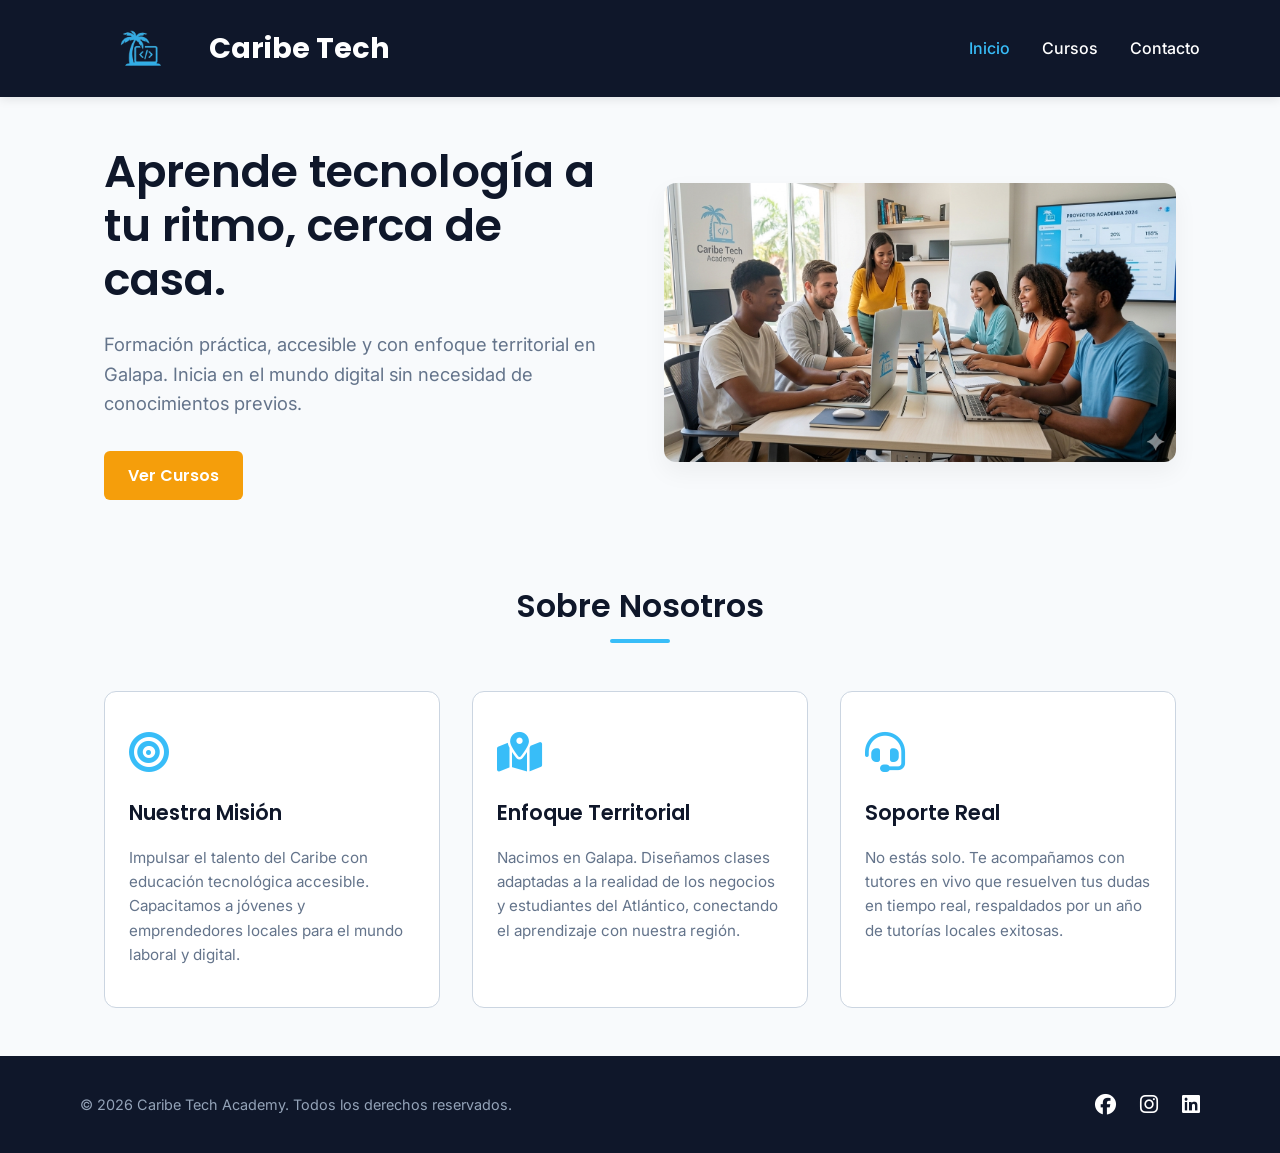
<file: index.html>
<!DOCTYPE html>
<html lang="es">
<head>
    <meta charset="UTF-8">
    <meta name="viewport" content="width=device-width, initial-scale=1.0">
    <title>Caribe Tech Academy | Inicio</title>
    <link rel="stylesheet" href="https://cdnjs.cloudflare.com/ajax/libs/font-awesome/6.5.1/css/all.min.css">
    <link rel="stylesheet" href="styles.css">
</head>
<body>

    <header class="main-header">
        <nav class="nav-container">
            <a href="index.html" class="logo-link">
                <img src="logo.png" alt="Caribe Tech Academy Logo" class="logo-img">
                <span>Caribe Tech</span>
            </a>
            <ul class="nav-menu">
                <li><a href="index.html" class="active">Inicio</a></li>
                <li><a href="cursos.html">Cursos</a></li>
                <li><a href="contacto.html">Contacto</a></li>
            </ul>
        </nav>
    </header>

    <main class="main-content">
        <section class="hero-section">
            <div class="hero-text">
                <h1>Aprende tecnología a tu ritmo, cerca de casa.</h1>
                <p>Formación práctica, accesible y con enfoque territorial en Galapa. Inicia en el mundo digital sin necesidad de conocimientos previos.</p>
                <a href="cursos.html" class="btn-primary">Ver Cursos</a>
            </div>
            <div class="hero-image-container">
                <img src="personas-computadores.jpg" alt="Estudiantes en el aula de Caribe Tech Academy" class="hero-img">
            </div>
        </section>

        <section class="about-section">
            <h2>Sobre Nosotros</h2>
            <div class="about-grid">
                <div class="about-card">
                    <i class="fa-solid fa-bullseye"></i>
                    <h3>Nuestra Misión</h3>
                    <p>Impulsar el talento del Caribe con educación tecnológica accesible. Capacitamos a jóvenes y emprendedores locales para el mundo laboral y digital.</p>
                </div>
                <div class="about-card">
                    <i class="fa-solid fa-map-location-dot"></i>
                    <h3>Enfoque Territorial</h3>
                    <p>Nacimos en Galapa. Diseñamos clases adaptadas a la realidad de los negocios y estudiantes del Atlántico, conectando el aprendizaje con nuestra región.</p>
                </div>
                <div class="about-card">
                    <i class="fa-solid fa-headset"></i>
                    <h3>Soporte Real</h3>
                    <p>No estás solo. Te acompañamos con tutores en vivo que resuelven tus dudas en tiempo real, respaldados por un año de tutorías locales exitosas.</p>
                </div>
            </div>
        </section>
    </main>

    <footer class="main-footer">
        <div class="footer-container">
            <p class="footer-copy">&copy; 2026 Caribe Tech Academy. Todos los derechos reservados.</p>
            <div class="footer-socials">
                <a href="https://facebook.com" target="_blank" rel="noopener"><i class="fa-brands fa-facebook"></i></a>
                <a href="https://instagram.com" target="_blank" rel="noopener"><i class="fa-brands fa-instagram"></i></a>
                <a href="https://linkedin.com" target="_blank" rel="noopener"><i class="fa-brands fa-linkedin"></i></a>
            </div>
        </div>
    </footer>

</body>
</html>
</file>
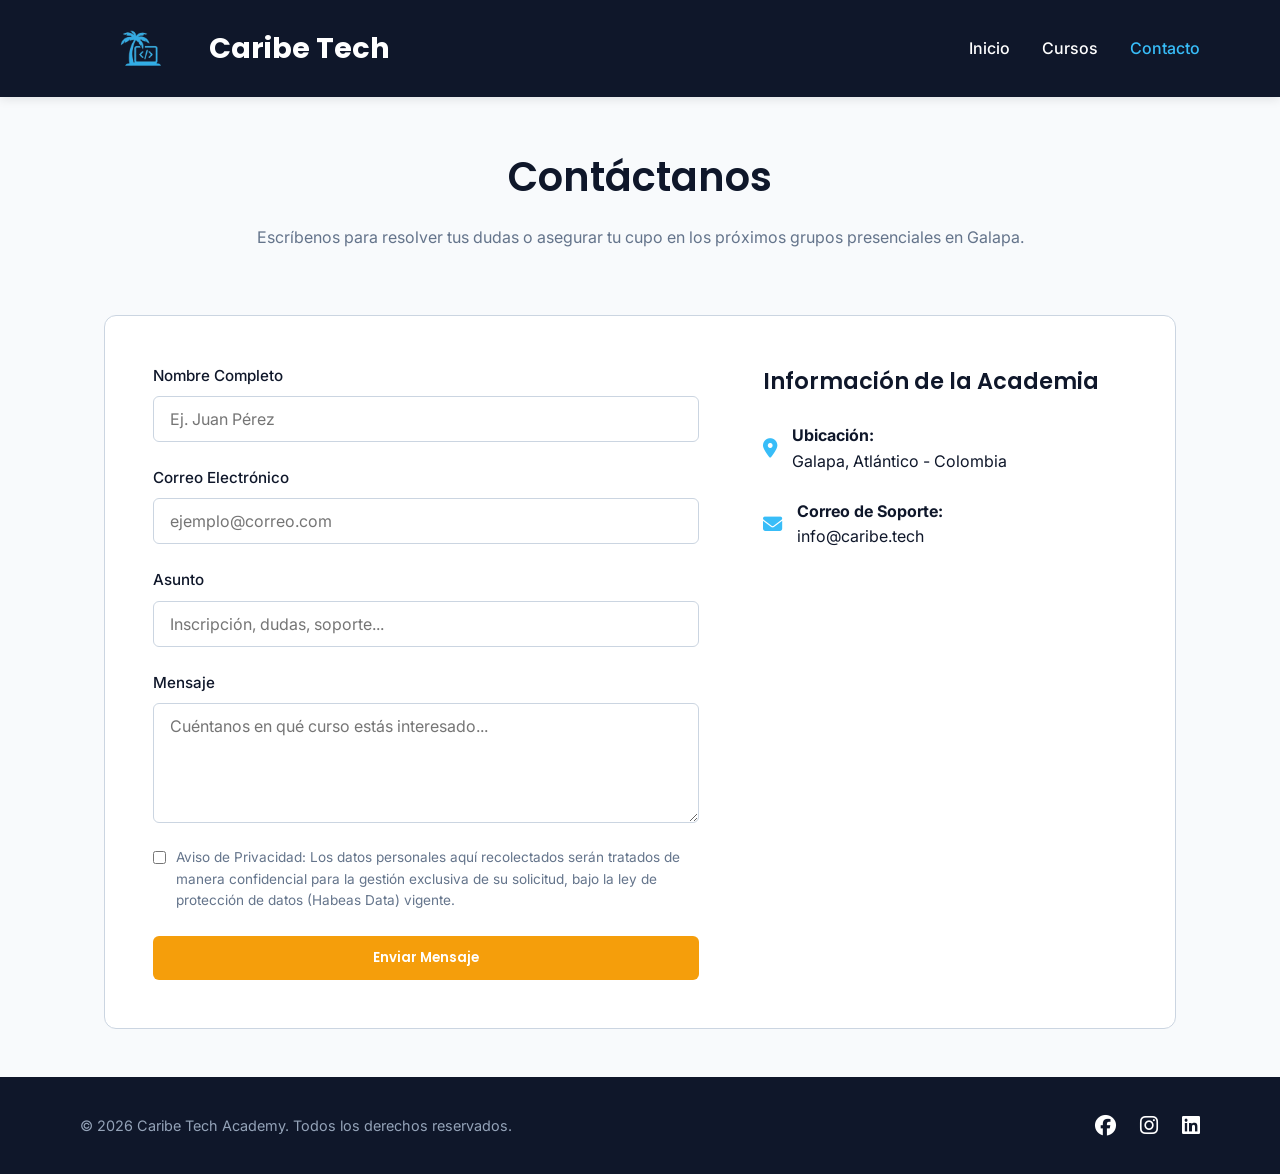
<file: contacto.html>
<!DOCTYPE html>
<html lang="es">
<head>
    <meta charset="UTF-8">
    <meta name="viewport" content="width=device-width, initial-scale=1.0">
    <title>Contacto | Caribe Tech Academy</title>
    <link rel="stylesheet" href="https://cdnjs.cloudflare.com/ajax/libs/font-awesome/6.5.1/css/all.min.css">
    <link rel="stylesheet" href="styles.css">
</head>
<body>

    <header class="main-header">
        <nav class="nav-container">
            <a href="index.html" class="logo-link">
                <img src="logo.png" alt="Logo de Caribe Tech Academy con una palmera azul y una laptop" class="logo-img">
                <span>Caribe Tech</span>
            </a>
            <ul class="nav-menu">
                <li><a href="index.html">Inicio</a></li>
                <li><a href="cursos.html">Cursos</a></li>
                <li><a href="contacto.html" class="active">Contacto</a></li>
            </ul>
        </nav>
    </header>

    <main class="main-content">
        <h1 class="page-title">Contáctanos</h1>
        <p class="page-subtitle">Escríbenos para resolver tus dudas o asegurar tu cupo en los próximos grupos presenciales en Galapa.</p>

        <div class="contact-container">
            
            <form action="https://formspree.io/f/maqkovok" method="POST" class="contact-form">
                
                <div class="form-group">
                    <label for="nombre">Nombre Completo</label>
                    <input type="text" id="nombre" name="name" class="form-control" placeholder="Ej. Juan Pérez" required>
                </div>

                <div class="form-group">
                    <label for="correo">Correo Electrónico</label>
                    <input type="email" id="correo" name="email" class="form-control" placeholder="ejemplo@correo.com" required>
                </div>

                <div class="form-group">
                    <label for="asunto">Asunto</label>
                    <input type="text" id="asunto" name="subject" class="form-control" placeholder="Inscripción, dudas, soporte..." required>
                </div>

                <div class="form-group">
                    <label for="mensaje">Mensaje</label>
                    <textarea id="mensaje" name="message" class="form-control" placeholder="Cuéntanos en qué curso estás interesado..." required></textarea>
                </div>

                <div class="privacy-group">
                    <input type="checkbox" id="habeas-data" required>
                    <label for="habeas-data" class="privacy-text">
                        Aviso de Privacidad: Los datos personales aquí recolectados serán tratados de manera confidencial para la gestión exclusiva de su solicitud, bajo la ley de protección de datos (Habeas Data) vigente.
                    </label>
                </div>

                <button type="submit" class="btn-primary">Enviar Mensaje</button>
            </form>

            <div class="info-box">
                <h3>Información de la Academia</h3>
                <div class="info-item">
                    <i class="fa-solid fa-location-dot" aria-hidden="true"></i>
                    <div>
                        <p><strong>Ubicación:</strong></p>
                        <p>Galapa, Atlántico - Colombia</p>
                    </div>
                </div>
                <div class="info-item">
                    <i class="fa-solid fa-envelope" aria-hidden="true"></i>
                    <div>
                        <p><strong>Correo de Soporte:</strong></p>
                        <p>info@caribe.tech</p>
                    </div>
                </div>
            </div>
        </div>
    </main>

    <footer class="main-footer">
        <div class="footer-container">
            <p class="footer-copy">&copy; 2026 Caribe Tech Academy. Todos los derechos reservados.</p>
            <div class="footer-socials">
                <a href="https://facebook.com" target="_blank" rel="noopener" aria-label="Visitar Facebook de la academia"><i class="fa-brands fa-facebook" aria-hidden="true"></i></a>
                <a href="https://instagram.com" target="_blank" rel="noopener" aria-label="Visitar Instagram de la academia"><i class="fa-brands fa-instagram" aria-hidden="true"></i></a>
                <a href="https://linkedin.com" target="_blank" rel="noopener" aria-label="Visitar LinkedIn de la academia"><i class="fa-brands fa-linkedin" aria-hidden="true"></i></a>
            </div>
        </div>
    </footer>

</body>
</html>
</file>
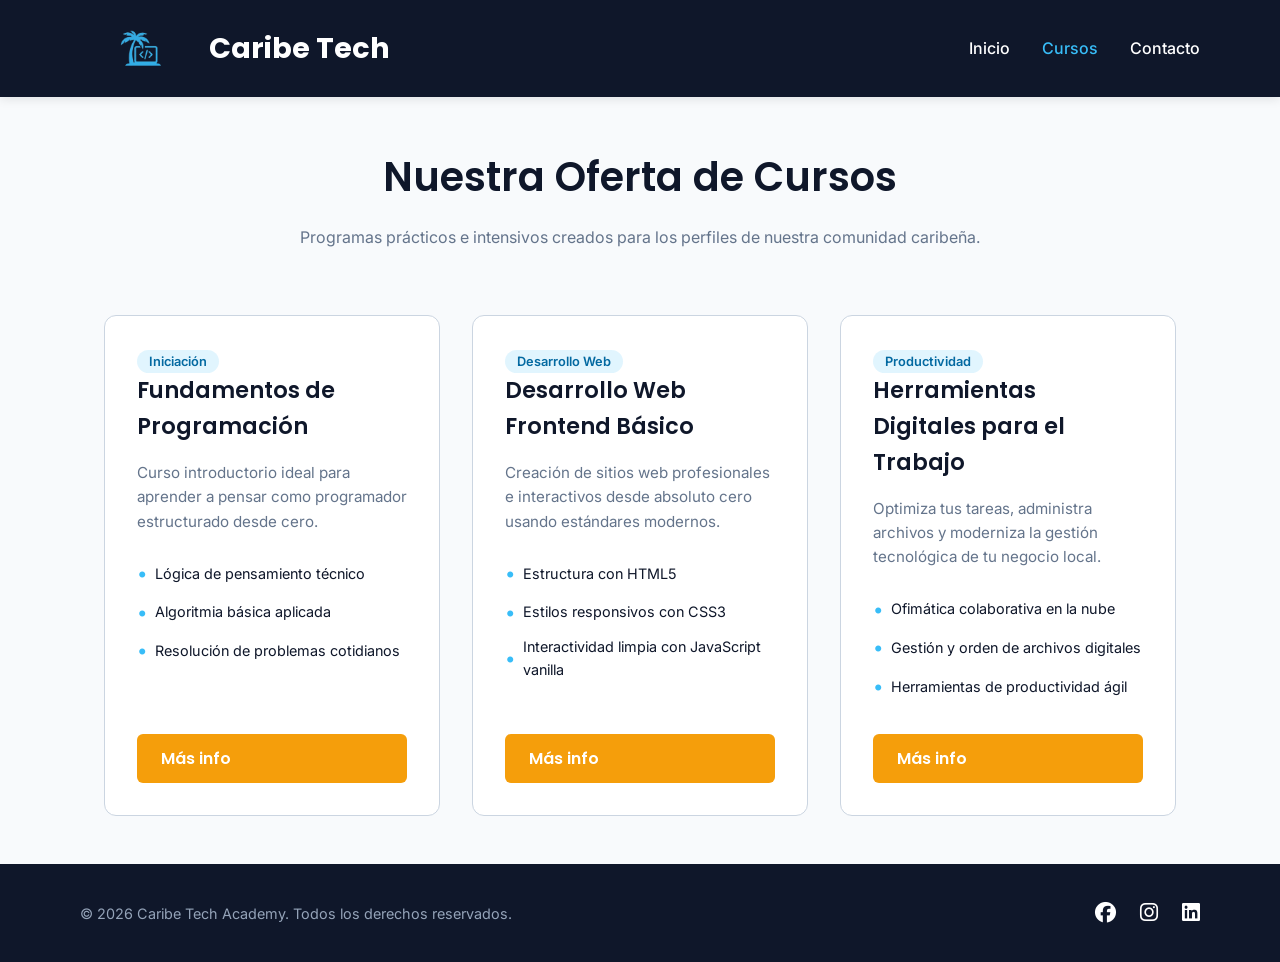
<file: cursos.html>
<!DOCTYPE html>
<html lang="es">
<head>
    <meta charset="UTF-8">
    <meta name="viewport" content="width=device-width, initial-scale=1.0">
    <title>Nuestros Cursos | Caribe Tech Academy</title>
    <link rel="stylesheet" href="https://cdnjs.cloudflare.com/ajax/libs/font-awesome/6.5.1/css/all.min.css">
    <link rel="stylesheet" href="styles.css">
</head>
<body>

    <header class="main-header">
        <nav class="nav-container">
            <a href="index.html" class="logo-link">
                <img src="logo.png" alt="Caribe Tech Academy Logo" class="logo-img">
                <span>Caribe Tech</span>
            </a>
            <ul class="nav-menu">
                <li><a href="index.html">Inicio</a></li>
                <li><a href="cursos.html" class="active">Cursos</a></li>
                <li><a href="contacto.html">Contacto</a></li>
            </ul>
        </nav>
    </header>

    <main class="main-content">
        <h1 class="page-title">Nuestra Oferta de Cursos</h1>
        <p class="page-subtitle">Programas prácticos e intensivos creados para los perfiles de nuestra comunidad caribeña.</p>

        <div class="courses-grid">
            <div class="course-card">
                <div>
                    <span class="course-badge">Iniciación</span>
                    <h3>Fundamentos de Programación</h3>
                    <p>Curso introductorio ideal para aprender a pensar como programador estructurado desde cero.</p>
                    <ul class="course-topics">
                        <li>Lógica de pensamiento técnico</li>
                        <li>Algoritmia básica aplicada</li>
                        <li>Resolución de problemas cotidianos</li>
                    </ul>
                </div>
                <a href="contacto.html" class="btn-primary">Más info</a>
            </div>

            <div class="course-card">
                <div>
                    <span class="course-badge">Desarrollo Web</span>
                    <h3>Desarrollo Web Frontend Básico</h3>
                    <p>Creación de sitios web profesionales e interactivos desde absoluto cero usando estándares modernos.</p>
                    <ul class="course-topics">
                        <li>Estructura con HTML5</li>
                        <li>Estilos responsivos con CSS3</li>
                        <li>Interactividad limpia con JavaScript vanilla</li>
                    </ul>
                </div>
                <a href="contacto.html" class="btn-primary">Más info</a>
            </div>

            <div class="course-card">
                <div>
                    <span class="course-badge">Productividad</span>
                    <h3>Herramientas Digitales para el Trabajo</h3>
                    <p>Optimiza tus tareas, administra archivos y moderniza la gestión tecnológica de tu negocio local.</p>
                    <ul class="course-topics">
                        <li>Ofimática colaborativa en la nube</li>
                        <li>Gestión y orden de archivos digitales</li>
                        <li>Herramientas de productividad ágil</li>
                    </ul>
                </div>
                <a href="contacto.html" class="btn-primary">Más info</a>
            </div>
        </div>
    </main>

    <footer class="main-footer">
        <div class="footer-container">
            <p class="footer-copy">&copy; 2026 Caribe Tech Academy. Todos los derechos reservados.</p>
            <div class="footer-socials">
                <a href="https://facebook.com" target="_blank" rel="noopener"><i class="fa-brands fa-facebook"></i></a>
                <a href="https://instagram.com" target="_blank" rel="noopener"><i class="fa-brands fa-instagram"></i></a>
                <a href="https://linkedin.com" target="_blank" rel="noopener"><i class="fa-brands fa-linkedin"></i></a>
            </div>
        </div>
    </footer>

</body>
</html>
</file>
<file: styles.css>
/* Importación de tipografías desde Google Fonts */
@import url('https://fonts.googleapis.com/css2?family=Inter:wght@400;500&family=Poppins:wght@600;700&display=swap');

:root {
    --primary: #0F172A;       /* Azul Oscuro / Indigo (60%) */
    --secondary: #38BDF8;     /* Azul Cielo / Celeste (30%) */
    --accent: #F59E0B;        /* Ámbar / Naranja (10%) */
    --accent-hover: #D97706;  /* Naranja oscuro para el :hover */
    --bg-neutro: #F8FAFC;     /* Blanco Grisáceo */
    --white: #FFFFFF;
    --gray: #64748B;
    --border: #CBD5E1;
}

/* Reseteo básico */
* {
    margin: 0;
    padding: 0;
    box-sizing: border-box;
}

body {
    font-family: 'Inter', sans-serif;
    background-color: var(--bg-neutro);
    color: var(--primary);
    line-height: 1.6;
    display: flex;
    flex-direction: column;
    min-height: 100vh;
}

/* Títulos con Poppins */
h1, h2, h3 {
    font-family: 'Poppins', sans-serif;
    font-weight: 600;
}

/* Header Compartido (RF7) */
.main-header {
    background-color: var(--primary);
    padding: 1rem 2rem;
    position: sticky;
    top: 0;
    z-index: 100;
    box-shadow: 0 2px 10px rgba(0,0,0,0.1);
}

.nav-container {
    max-width: 1120px;
    margin: 0 auto;
    display: flex;
    justify-content: space-between;
    align-items: center;
}

.logo-link {
    display: flex;
    align-items: center;
    gap: 10px;
    text-decoration: none;
    color: var(--white);
    font-family: 'Poppins', sans-serif;
    font-size: 1.4rem;
    font-weight: 700;
}

.logo-img {
    height: 65px; /* Subimos de 40px a 65px para que tenga mucha más presencia */
    width: auto;  /* Esto mantiene la proporción perfecta para que no se deforme */
    object-fit: contain;
}

.logo-link span {
    font-size: 1.8rem; /* Aumenta el tamaño de las letras de "Caribe Tech" */
}

.nav-menu {
    display: flex;
    gap: 2rem;
    list-style: none;
}

.nav-menu a {
    color: var(--white);
    text-decoration: none;
    font-weight: 500;
    transition: color 0.3s ease;
}

.nav-menu a:hover, .nav-menu a.active {
    color: var(--secondary);
}

/* Contenedor Principal Adaptativo */
.main-content {
    flex: 1;
    max-width: 1120px;
    width: 100%;
    margin: 0 auto;
    padding: 3rem 1.5rem;
}

/* Botones Base */
.btn-primary {
    display: inline-block;
    background-color: var(--accent);
    color: var(--white);
    padding: 0.75rem 1.5rem;
    border-radius: 6px;
    text-decoration: none;
    font-family: 'Poppins', sans-serif;
    font-weight: 600;
    border: none;
    cursor: pointer;
    transition: background-color 0.3s ease, transform 0.2s ease;
}

.btn-primary:hover {
    background-color: var(--accent-hover);
}

/* SECCIÓN HERO (index.html - RF2) */
.hero-section {
    display: grid;
    grid-template-columns: 1fr 1fr;
    gap: 3rem;
    align-items: center;
    margin-bottom: 5rem;
}

.hero-text h1 {
    font-size: 2.8rem;
    color: var(--primary);
    line-height: 1.2;
    margin-bottom: 1.5rem;
}

.hero-text p {
    font-size: 1.15rem;
    color: var(--gray);
    margin-bottom: 2rem;
}

.hero-image-container {
    border-radius: 12px;
    overflow: hidden;
    box-shadow: 0 10px 25px rgba(0,0,0,0.05);
}

.hero-img {
    width: 100%;
    height: auto;
    display: block;
}

/* SECCIÓN SOBRE NOSOTROS (index.html) */
.about-section {
    text-align: center;
}

.about-section h2 {
    font-size: 2rem;
    margin-bottom: 3rem;
    position: relative;
}

.about-section h2::after {
    content: '';
    display: block;
    width: 60px;
    height: 4px;
    background-color: var(--secondary);
    margin: 0.5rem auto 0;
    border-radius: 2px;
}

.about-grid {
    display: grid;
    grid-template-columns: repeat(3, 1fr);
    gap: 2rem;
}

.about-card {
    background-color: var(--white);
    padding: 2.5rem 1.5rem;
    border-radius: 12px;
    border: 1px solid var(--border);
    text-align: left;
}

.about-card i {
    font-size: 2.5rem;
    color: var(--secondary);
    margin-bottom: 1.5rem;
}

.about-card h3 {
    font-size: 1.3rem;
    margin-bottom: 1rem;
}

.about-card p {
    color: var(--gray);
    font-size: 0.95rem;
}

/* SECCIÓN CUADRÍCULA DE CURSOS (cursos.html - RF3) */
.page-title {
    text-align: center;
    font-size: 2.5rem;
    margin-bottom: 1rem;
}

.page-subtitle {
    text-align: center;
    color: var(--gray);
    margin-bottom: 4rem;
}

.courses-grid {
    display: grid;
    grid-template-columns: repeat(3, 1fr);
    gap: 2rem;
}

.course-card {
    background-color: var(--white);
    border-radius: 12px;
    border: 1px solid var(--border);
    padding: 2rem;
    display: flex;
    flex-direction: column;
    justify-content: space-between;
}

.course-badge {
    background-color: rgba(56, 189, 248, 0.15);
    color: #0369a1;
    padding: 0.25rem 0.75rem;
    border-radius: 20px;
    font-size: 0.8rem;
    font-weight: 600;
    width: fit-content;
    margin-bottom: 1rem;
}

.course-card h3 {
    font-size: 1.4rem;
    margin-bottom: 1rem;
}

.course-card p {
    color: var(--gray);
    font-size: 0.95rem;
    margin-bottom: 1.5rem;
}

.course-topics {
    list-style: none;
    margin-bottom: 2rem;
}

.course-topics li {
    font-size: 0.9rem;
    margin-bottom: 0.5rem;
    display: flex;
    align-items: center;
    gap: 8px;
}

.course-topics li::before {
    content: '•';
    color: var(--secondary);
    font-size: 1.2rem;
}

/* SECCIÓN FORMULARIO DE CONTACTO (contacto.html - RF4, RF5) */
.contact-container {
    display: grid;
    grid-template-columns: 3fr 2fr;
    gap: 4rem;
    background-color: var(--white);
    padding: 3rem;
    border-radius: 12px;
    border: 1px solid var(--border);
}

.contact-form {
    display: flex;
    flex-direction: column;
    gap: 1.5rem;
}

.form-group {
    display: flex;
    flex-direction: column;
    gap: 0.5rem;
}

.form-group label {
    font-weight: 500;
    font-size: 0.95rem;
}

.form-control {
    width: 100%;
    padding: 0.75rem 1rem;
    font-family: 'Inter', sans-serif;
    font-size: 1rem;
    border: 1px solid var(--border);
    border-radius: 6px;
    background-color: var(--white);
    transition: border-color 0.3s ease;
}

/* Estado :focus pedido en el Sistema de Diseño */
.form-control:focus {
    outline: none;
    border-color: var(--secondary);
    border-width: 2px;
}

textarea.form-control {
    resize: vertical;
    min-height: 120px;
}

.privacy-group {
    display: flex;
    align-items: flex-start;
    gap: 10px;
}

.privacy-group input[type="checkbox"] {
    margin-top: 4px;
    cursor: pointer;
}

.privacy-text {
    font-size: 0.85rem;
    color: var(--gray);
}

.info-box h3 {
    margin-bottom: 1.5rem;
    font-size: 1.4rem;
}

.info-item {
    display: flex;
    align-items: center;
    gap: 15px;
    margin-bottom: 1.5rem;
}

.info-item i {
    font-size: 1.2rem;
    color: var(--secondary);
}

/* Footer Compartido (RF7, RF8) */
.main-footer {
    background-color: var(--primary);
    color: var(--white);
    padding: 2rem 1.5rem;
    margin-top: auto;
}

.footer-container {
    max-width: 1120px;
    margin: 0 auto;
    display: flex;
    justify-content: space-between;
    align-items: center;
}

.footer-copy {
    font-size: 0.9rem;
    color: #94a3b8;
}

.footer-socials {
    display: flex;
    gap: 1.5rem;
}

.footer-socials a {
    color: var(--white);
    font-size: 1.3rem;
    transition: color 0.3s ease;
}

.footer-socials a:hover {
    color: var(--secondary);
}

/* REJILLA ADAPTATIVA / RESPONSIVE (RNF1) */
@media (max-width: 968px) {
    .hero-section {
        grid-template-columns: 1fr;
        gap: 2rem;
        text-align: center;
    }
    
    .about-grid, .courses-grid {
        grid-template-columns: 1fr;
        gap: 1.5rem;
    }

    .contact-container {
        grid-template-columns: 1fr;
        gap: 3rem;
        padding: 2rem 1.5rem;
    }
}

@media (max-width: 576px) {
    .nav-container, .footer-container {
        flex-direction: column;
        gap: 1rem;
        text-align: center;
    }
    
    .hero-text h1 {
        font-size: 2rem;
    }
}
</file>
